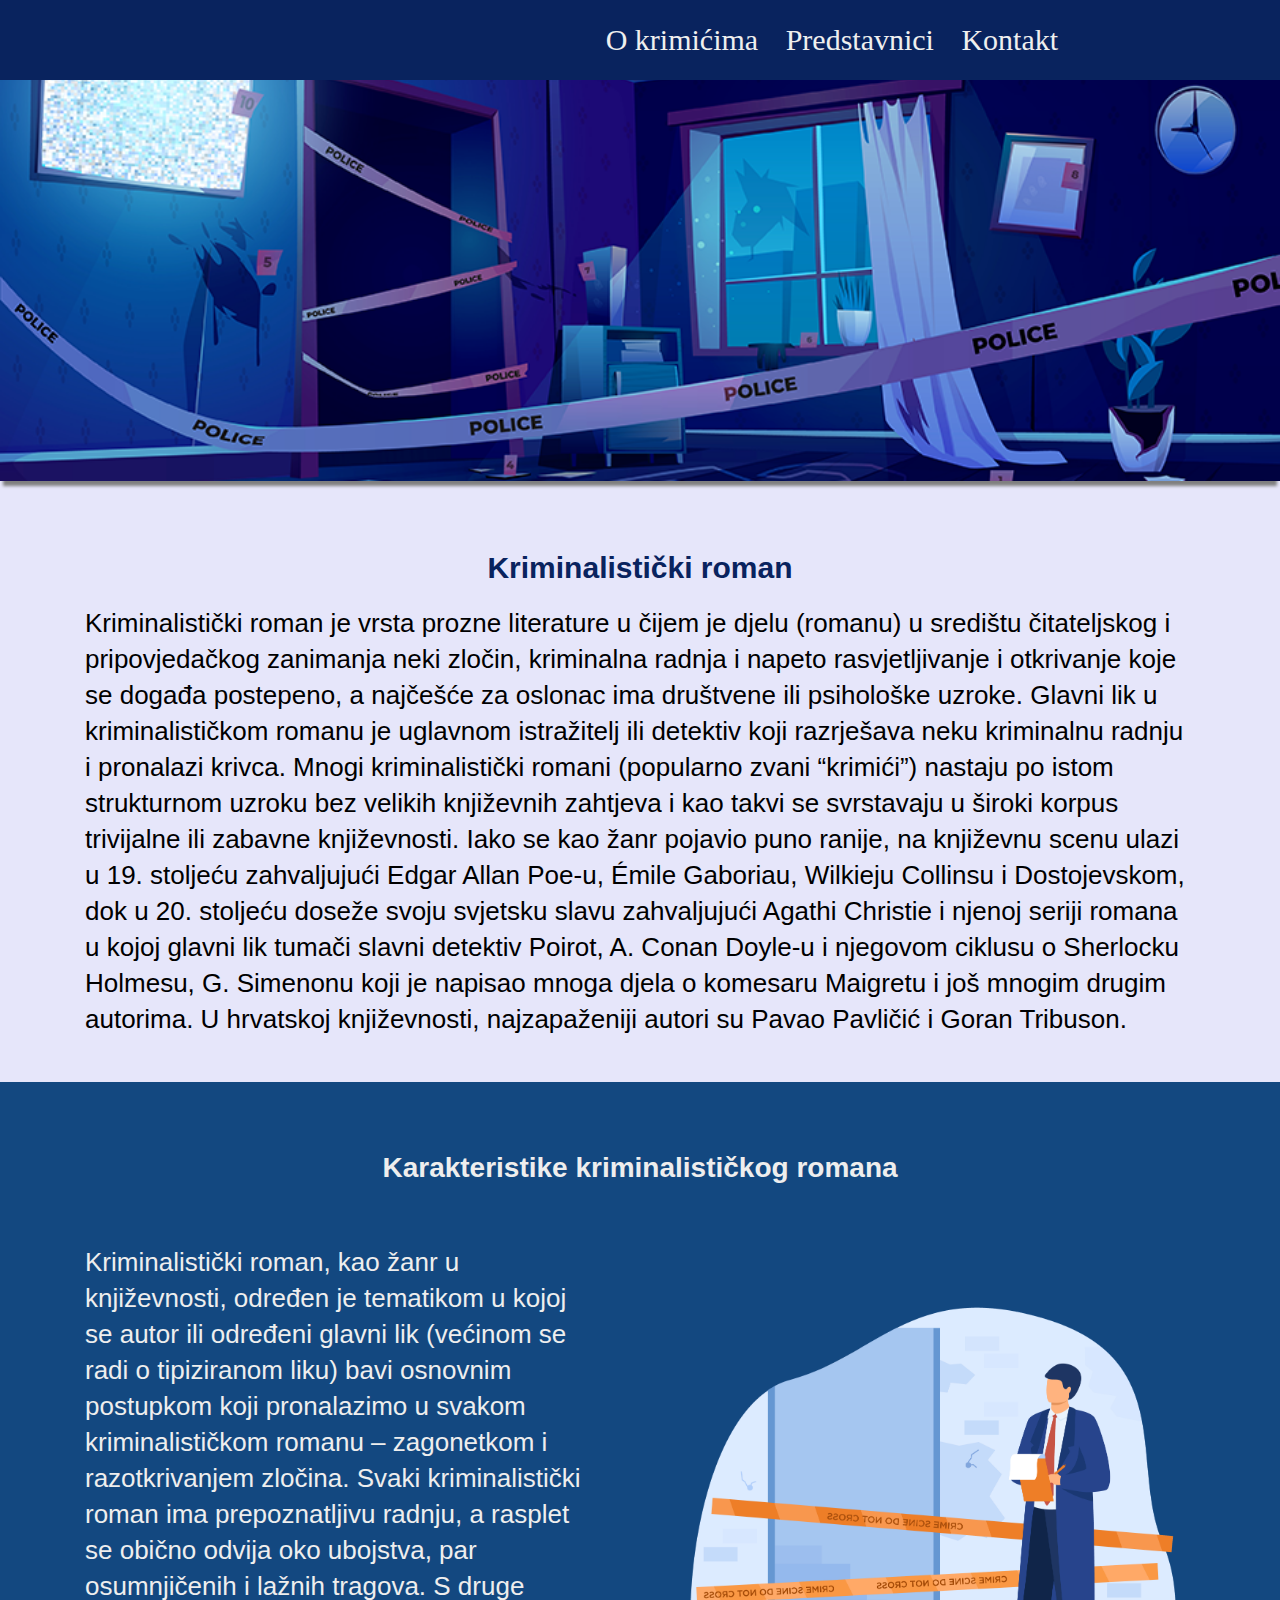
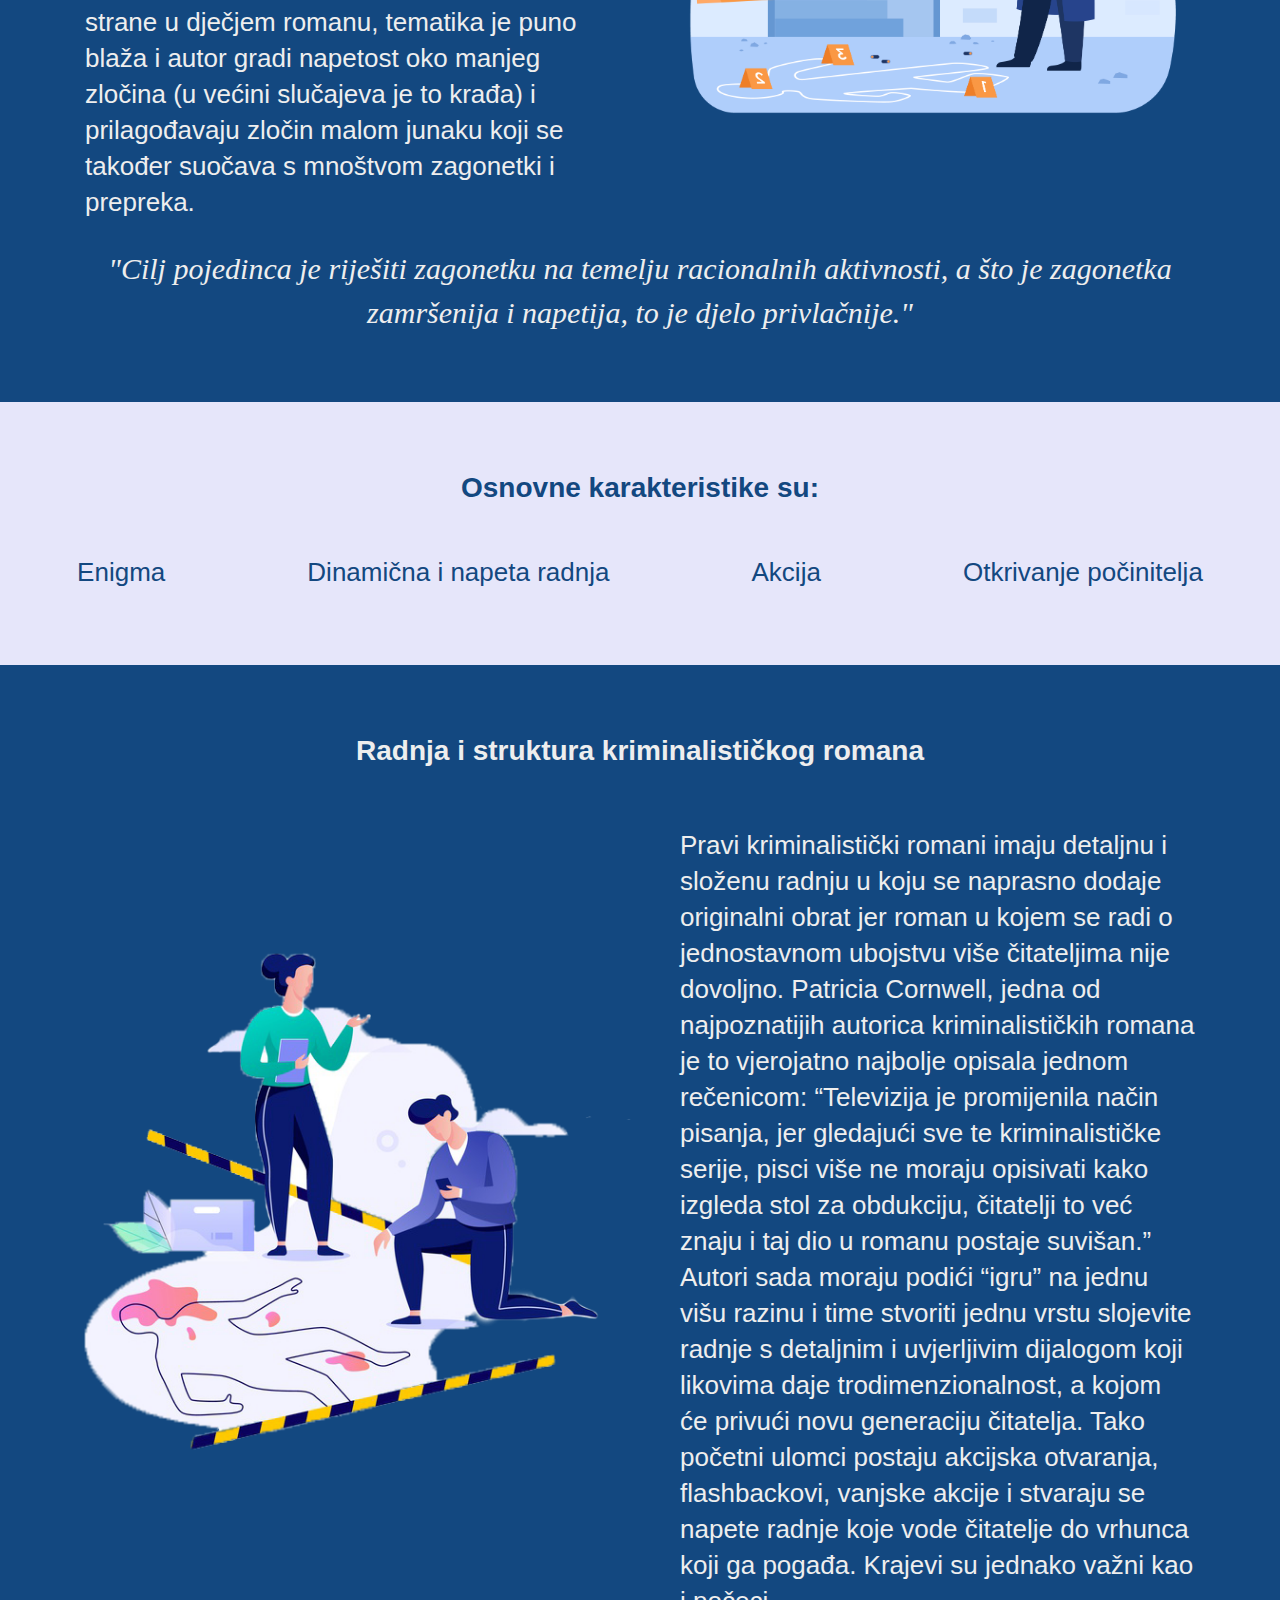
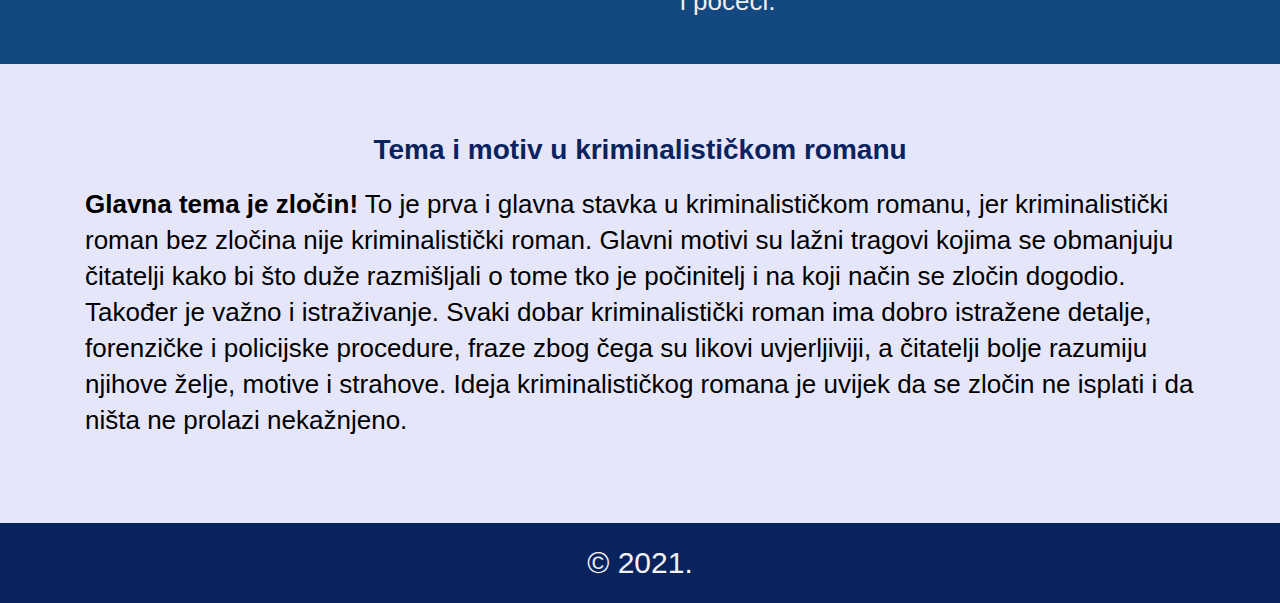
<file: index.html>
<!DOCTYPE html>
<html lang="en">
<head>
    <meta charset="UTF-8">
    <meta http-equiv="X-UA-Compatible" content="IE=edge">
    <meta name="viewport" content="width=device-width, initial-scale=1.0">
    <title>Krimi knjige</title>
    <link rel="stylesheet" href="./style.css">
    <link rel="stylesheet" href="https://use.fontawesome.com/releases/v5.15.3/css/all.css" integrity="sha384-SZXxX4whJ79/gErwcOYf+zWLeJdY/qpuqC4cAa9rOGUstPomtqpuNWT9wdPEn2fk" crossorigin="anonymous">
</head>
<body>
    <div class="container">
        <!-- container sadrži sav sadržaj web stranice -->
        <!-- navigacija -->
        <div class="nav">
            <input type="checkbox" id="nav__check">
            <a href="./index.html" class="logo"><i class="fas fa-book"></i></a>

            <div class="nav__btn">
              <label for="nav__check">
                <span></span>
                <span></span>
                <span></span>
              </label>
            </div>
            
            <div class="nav__links">
                <a href="./index.html">O krimićima</a>
                <a href="./predstavnici.html">Predstavnici</a>
                <a href="./kontakt.html">Kontakt</a>
            </div>
          </div>
        </nav>
        <!-- kraj navigacije -->

        <!-- header sadrži ilustraciju kriminalističkog mjesta -->
        <div class="header">
            <img src="./slike/header.png" class="header__img">
        </div>
        <!-- kraj headera -->

        <!-- content sadrži se sastoji od naslova i paragrafa o kriminalističkim romanima  -->
        <div class="content">
            <div class="content__firstBlock">
                <h2>Kriminalistički roman</h2>
                <div class="wrapper__firstBlock">
                    <p>Kriminalistički roman je vrsta prozne literature u čijem je djelu (romanu) u središtu čitateljskog i pripovjedačkog zanimanja neki zločin, kriminalna radnja i napeto rasvjetljivanje i otkrivanje koje se događa postepeno, a najčešće za oslonac ima društvene ili psihološke uzroke. Glavni lik u kriminalističkom romanu je uglavnom istražitelj ili detektiv koji razrješava neku kriminalnu radnju i pronalazi krivca.
                        Mnogi kriminalistički romani (popularno zvani “krimići”) nastaju po istom strukturnom uzroku bez velikih književnih zahtjeva i kao takvi se svrstavaju u široki korpus trivijalne ili zabavne književnosti. Iako se kao žanr pojavio puno ranije, na književnu scenu ulazi u 19. stoljeću zahvaljujući Edgar Allan Poe-u, Émile Gaboriau, Wilkieju Collinsu i Dostojevskom, dok u 20. stoljeću doseže svoju svjetsku slavu zahvaljujući Agathi Christie i njenoj seriji romana u kojoj glavni lik tumači slavni detektiv Poirot, A. Conan Doyle-u i njegovom ciklusu o Sherlocku Holmesu, G. Simenonu koji je napisao mnoga djela o komesaru Maigretu i još mnogim drugim autorima. U hrvatskoj književnosti, najzapaženiji autori su Pavao Pavličić i Goran Tribuson.
                    </p>
                </div>    
            </div>

            <div class="content__secondBlock">
                 <h3>Karakteristike kriminalističkog romana</h3>
                <div class="wrapper__secondBlock">
                        <p>Kriminalistički roman, kao žanr u književnosti, određen je tematikom u kojoj se autor ili određeni glavni lik (većinom se radi o tipiziranom liku) bavi osnovnim postupkom koji pronalazimo u svakom kriminalističkom romanu – zagonetkom i razotkrivanjem zločina.
                            Svaki kriminalistički roman ima prepoznatljivu radnju, a rasplet se obično odvija oko ubojstva, par osumnjičenih i lažnih tragova. S druge strane u dječjem romanu, tematika je puno blaža i autor gradi napetost oko manjeg zločina (u većini slučajeva je to krađa) i prilagođavaju zločin malom junaku koji se također suočava s mnoštvom zagonetki i prepreka.<br>
                        </p>
                        <img src="./slike/okrimicima.png" class="secondBlock__img">
                    
                </div>
                <blockquote>"Cilj pojedinca je riješiti zagonetku na temelju racionalnih aktivnosti, a što je zagonetka zamršenija i napetija, to je djelo privlačnije."</blockquote>
                  
            </div>

            <div class="content__thirdBlock">
                <h3>Osnovne karakteristike su:</h3>
                <div class="wrapper__thirdBlock">
                    <div class="thirdBlock__icon">
                        <i class="fas fa-puzzle-piece"></i>
                        <p>Enigma</p>
                    </div>
                    <div class="thirdBlock__icon">
                        <i class="fas fa-book-dead"></i>
                        <p>Dinamična i napeta radnja</p>
                    </div>
                    <div class="thirdBlock__icon">
                        <i class="fas fa-running"></i>
                        <p>Akcija</p>
                    </div>
                    <div class="thirdBlock__icon">
                        <i class="fas fa-mask"></i>
                        <p>Otkrivanje počinitelja</p>
                    </div>
                </div>
            </div>    
                
                
            
            <div class="content__fourthBlock">
                <h3>Radnja i struktura kriminalističkog romana</h3>
                <div class="wrapper__fourthBlock">
                    <img src="./slike/okrimicima_fourth.png" class="fourthBlock__img">
                    <p>Pravi kriminalistički romani imaju detaljnu i složenu radnju u koju se naprasno dodaje originalni obrat jer roman u kojem se radi o jednostavnom ubojstvu više čitateljima nije dovoljno. Patricia Cornwell, jedna od najpoznatijih autorica kriminalističkih romana je to vjerojatno najbolje opisala jednom rečenicom: “Televizija je promijenila način pisanja, jer gledajući sve te kriminalističke serije, pisci više ne moraju opisivati kako izgleda stol za obdukciju, čitatelji to već znaju i taj dio u romanu postaje suvišan.”
                        Autori sada moraju podići “igru” na jednu višu razinu i time stvoriti jednu vrstu slojevite radnje s detaljnim i uvjerljivim dijalogom koji likovima daje trodimenzionalnost, a kojom će privući novu generaciju čitatelja. Tako početni ulomci postaju akcijska otvaranja, flashbackovi, vanjske akcije i stvaraju se napete radnje koje vode čitatelje do vrhunca koji ga pogađa. Krajevi su jednako važni kao i počeci.
                    </p>
                    
                </div>
            </div>
            
            <div class="content__fifthBlock">
                <h3>Tema i motiv u kriminalističkom romanu</h3>
                <div class="wrapper__fifthBlock">
                    <p><b>Glavna tema je zločin!</b> To je prva i glavna stavka u kriminalističkom romanu, jer kriminalistički roman bez zločina nije kriminalistički roman. Glavni motivi su lažni tragovi kojima se obmanjuju čitatelji kako bi što duže razmišljali o tome tko je počinitelj i na koji način se zločin dogodio.
                        Također je važno i istraživanje. Svaki dobar kriminalistički roman ima dobro istražene detalje, forenzičke i policijske procedure, fraze zbog čega su likovi uvjerljiviji, a čitatelji bolje razumiju njihove želje, motive i strahove.
                        Ideja kriminalističkog romana je uvijek da se zločin ne isplati i da ništa ne prolazi nekažnjeno.
                    </p>
                </div>
            </div>

            
            
                
        </div>  
        <!-- kraj contenta -->

        <!-- footer -->
        <div class="footer">
            <p><span class="copyright">&copy;</span> 2021.</p>
        </div>
        <!-- kraj footera -->
    </div>
</body>
</html>
</file>
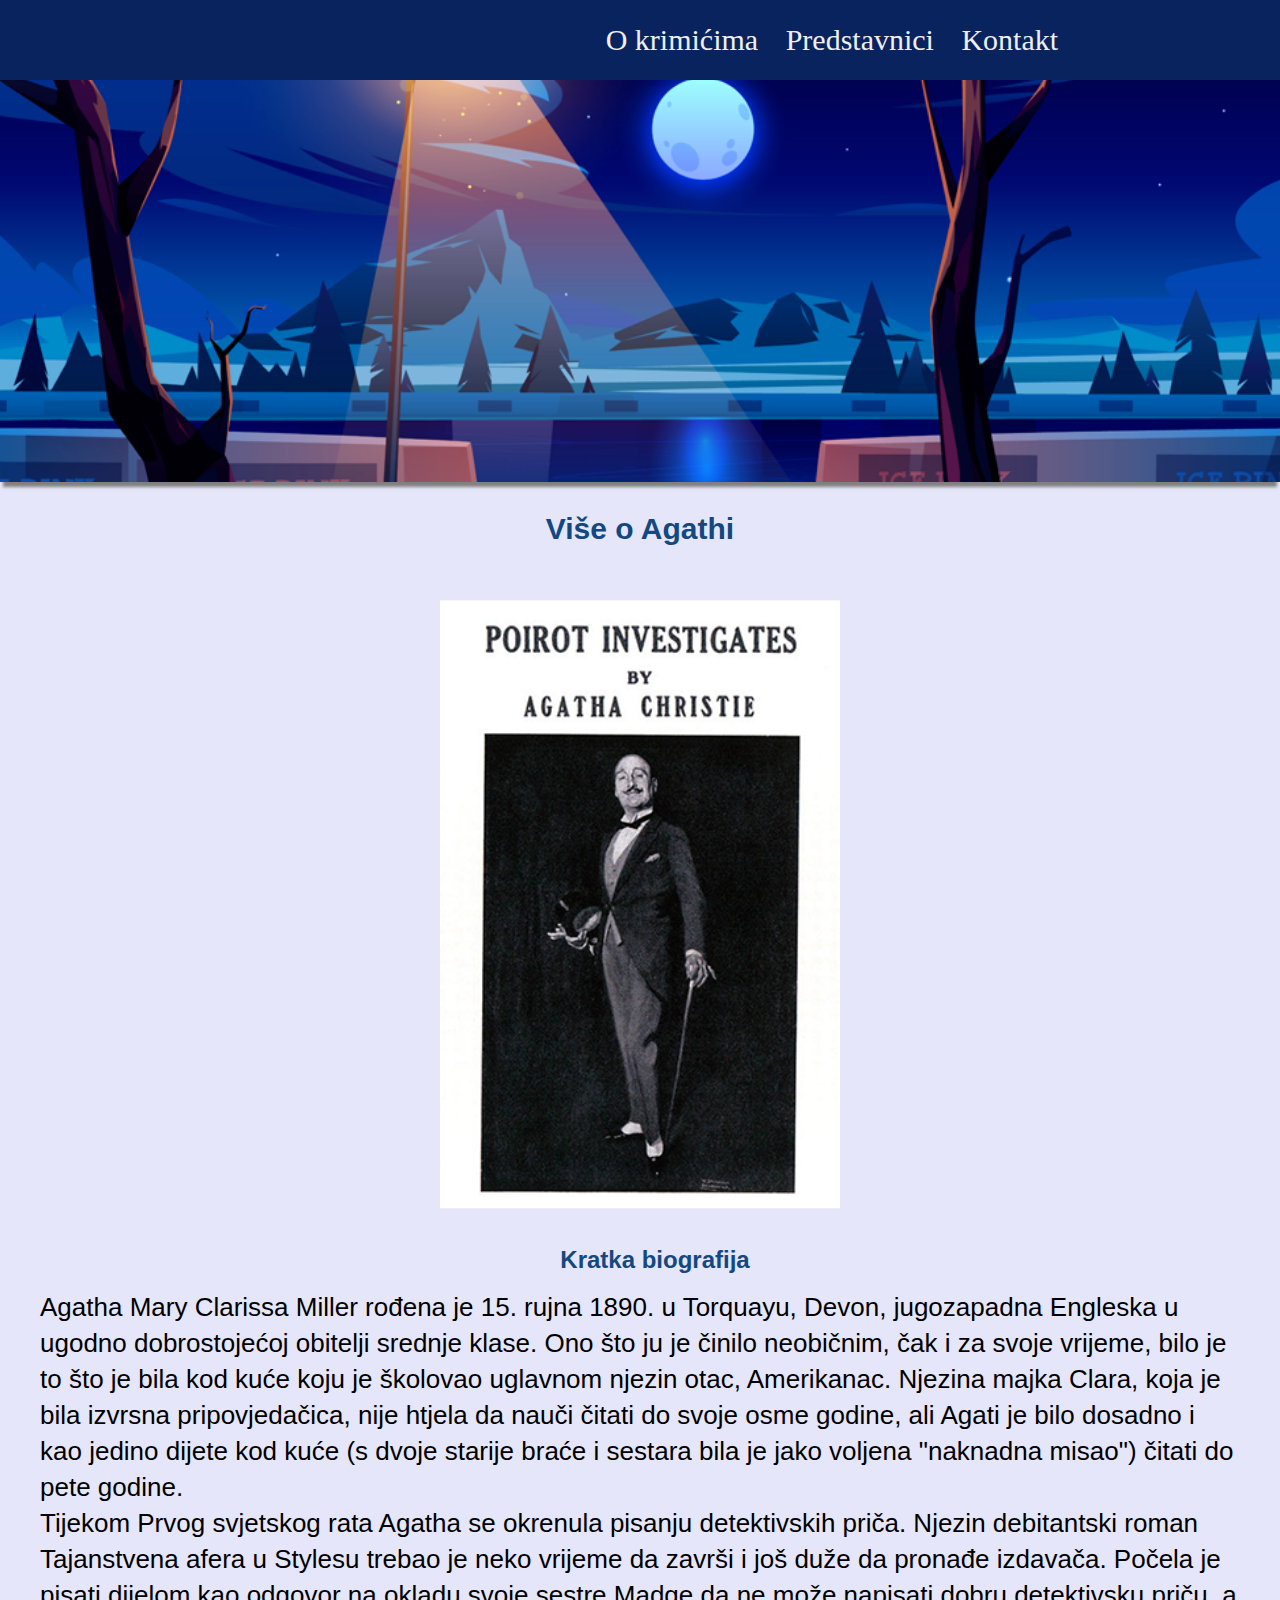
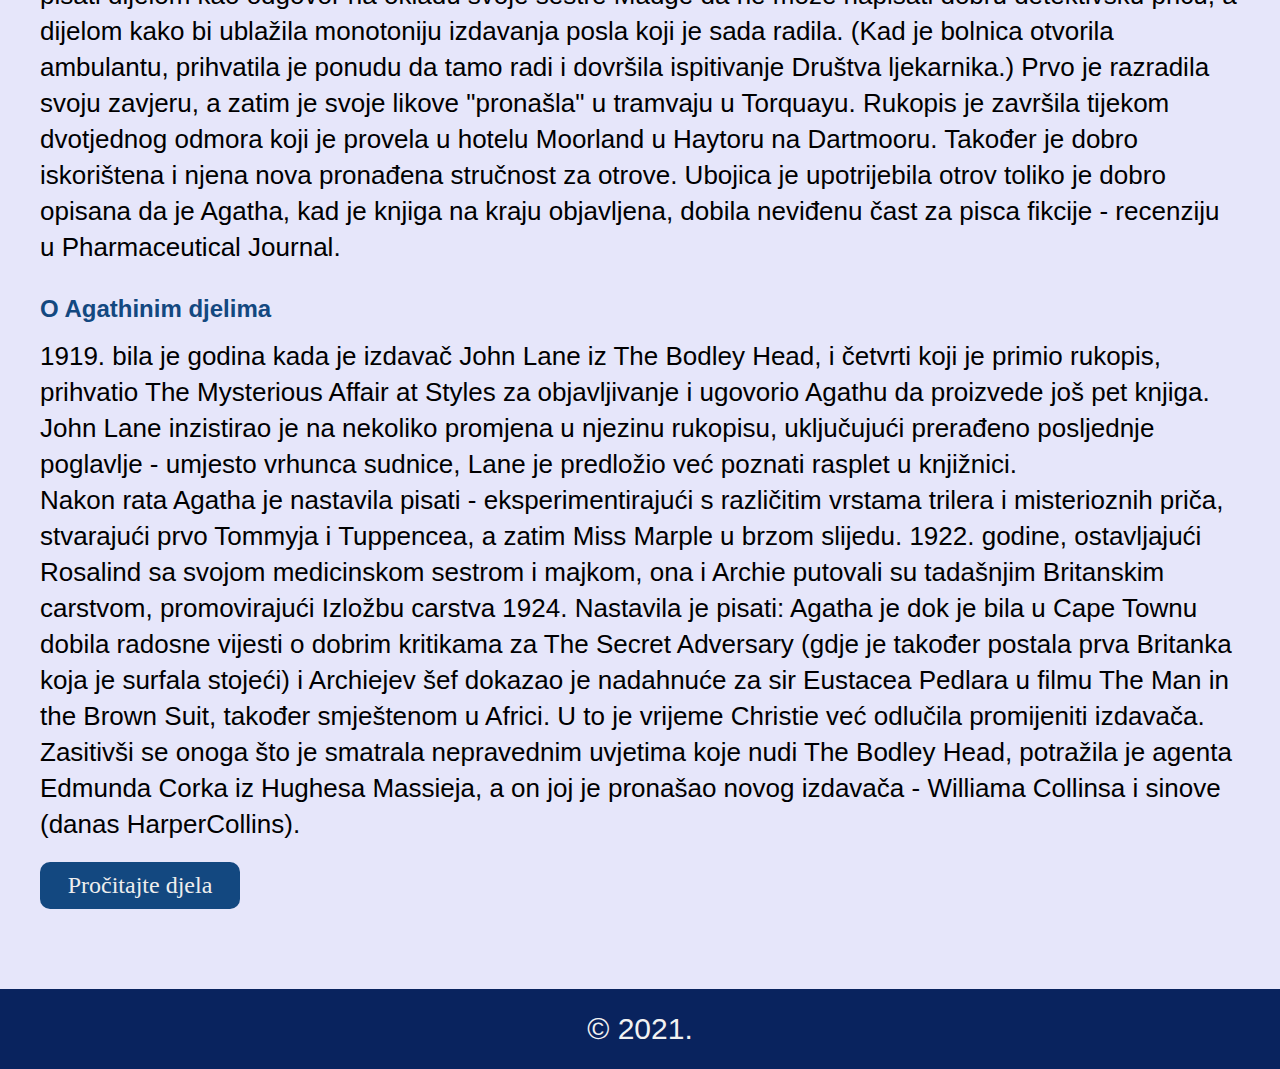
<file: agatha__more.html>
<!DOCTYPE html>
<html lang="en">
<head>
    <meta charset="UTF-8">
    <meta http-equiv="X-UA-Compatible" content="IE=edge">
    <meta name="viewport" content="width=device-width, initial-scale=1.0">
    <title>Krimi knjige</title>
    <link rel="stylesheet" href="./style.css">
    <link rel="stylesheet" href="https://use.fontawesome.com/releases/v5.15.3/css/all.css" integrity="sha384-SZXxX4whJ79/gErwcOYf+zWLeJdY/qpuqC4cAa9rOGUstPomtqpuNWT9wdPEn2fk" crossorigin="anonymous">
</head>
<body>
    <div class="container">
        <!-- container sadrži sav sadržaj web stranice -->
        <!-- navigacija -->
        <div class="nav">
            <input type="checkbox" id="nav__check">
            <a href="./index.html" class="logo"><i class="fas fa-book"></i></a>

            <div class="nav__btn">
              <label for="nav__check">
                <span></span>
                <span></span>
                <span></span>
              </label>
            </div>
            
            <div class="nav__links">
                <a href="./index.html">O krimićima</a>
                <a href="./predstavnici.html">Predstavnici</a>
                <a href="./kontakt.html">Kontakt</a>
            </div>
          </div>
        </nav>
        <!-- kraj navigacije -->

        <!-- header sadrži ilustraciju kriminalističkog mjesta -->
        <div class="header">
            <img src="./slike/header_predstavnici.png" class="header__img">
        </div>
        <!-- kraj headera -->

        <!-- content sadrži se sastoji od naslova i paragrafa o kriminalističkim romanima  -->
        <div class="content__more">
          <h2>Više o Agathi</h2>
          <section class="content__author__more">
            
            <div class="slider">
              <figure>
                <img src="./slike/agatha__more/poirot.png">
                <img src="./slike/agatha__more/TheManInTheBrownSuit.png">
                <img src="./slike/agatha__more/TheMysteriousAffairatStyles.png">
                <img src="./slike/agatha__more/TheSecretAdversary.png">
                <img src="./slike/agatha__more/poirot.png">
              </figure>
            </div>

            <div class="author__more__text2">
              <h2 class="title__bio">Kratka biografija</h2>
              <p>
                Agatha Mary Clarissa Miller rođena je 15. rujna 1890. u Torquayu, Devon, jugozapadna Engleska u ugodno dobrostojećoj obitelji srednje klase. Ono što ju je činilo neobičnim, čak i za svoje vrijeme, bilo je to što je bila kod kuće koju je školovao uglavnom njezin otac, Amerikanac. Njezina majka Clara, koja je bila izvrsna pripovjedačica, nije htjela da nauči čitati do svoje osme godine, ali Agati je bilo dosadno i kao jedino dijete kod kuće (s dvoje starije braće i sestara bila je jako voljena "naknadna misao") čitati do pete godine.
              </p>
              <p>
                Tijekom Prvog svjetskog rata Agatha se okrenula pisanju detektivskih priča. Njezin debitantski roman Tajanstvena afera u Stylesu trebao je neko vrijeme da završi i još duže da pronađe izdavača. Počela je pisati dijelom kao odgovor na okladu svoje sestre Madge da ne može napisati dobru detektivsku priču, a dijelom kako bi ublažila monotoniju izdavanja posla koji je sada radila. (Kad je bolnica otvorila ambulantu, prihvatila je ponudu da tamo radi i dovršila ispitivanje Društva ljekarnika.) Prvo je razradila svoju zavjeru, a zatim je svoje likove "pronašla" u tramvaju u Torquayu. Rukopis je završila tijekom dvotjednog odmora koji je provela u hotelu Moorland u Haytoru na Dartmooru. Također je dobro iskorištena i njena nova pronađena stručnost za otrove. Ubojica je upotrijebila otrov toliko je dobro opisana da je Agatha, kad je knjiga na kraju objavljena, dobila neviđenu čast za pisca fikcije - recenziju u Pharmaceutical Journal.
              </p>
            </div>
          </section>
          
          <section class="author__more__text">
            <h2>O Agathinim djelima</h2>
            <p>
              1919. bila je godina kada je izdavač John Lane iz The Bodley Head, i četvrti koji je primio rukopis, prihvatio The Mysterious Affair at Styles za objavljivanje i ugovorio Agathu da proizvede još pet knjiga. John Lane inzistirao je na nekoliko promjena u njezinu rukopisu, uključujući prerađeno posljednje poglavlje - umjesto vrhunca sudnice, Lane je predložio već poznati rasplet u knjižnici.
            </p>
            <p>
              Nakon rata Agatha je nastavila pisati - eksperimentirajući s različitim vrstama trilera i misterioznih priča, stvarajući prvo Tommyja i Tuppencea, a zatim Miss Marple u brzom slijedu. 1922. godine, ostavljajući Rosalind sa svojom medicinskom sestrom i majkom, ona i Archie putovali su tadašnjim Britanskim carstvom, promovirajući Izložbu carstva 1924. Nastavila je pisati: Agatha je dok je bila u Cape Townu dobila radosne vijesti o dobrim kritikama za The Secret Adversary (gdje je također postala prva Britanka koja je surfala stojeći) i Archiejev šef dokazao je nadahnuće za sir Eustacea Pedlara u filmu The Man in the Brown Suit, također smještenom u Africi. U to je vrijeme Christie već odlučila promijeniti izdavača. Zasitivši se onoga što je smatrala nepravednim uvjetima koje nudi The Bodley Head, potražila je agenta Edmunda Corka iz Hughesa Massieja, a on joj je pronašao novog izdavača - Williama Collinsa i sinove (danas HarperCollins).
            </p>
            <a href="https://www.agathachristie.com/stories" target="_blank" class="btn__read">Pročitajte djela</a>
          </section>
                
        </div>  
        <!-- kraj contenta -->

        <!-- footer -->
        <div class="footer">
            <p><span class="copyright">&copy;</span> 2021.</p>
        </div>
        <!-- kraj footera -->
    </div>
</body>
</html>
</file>
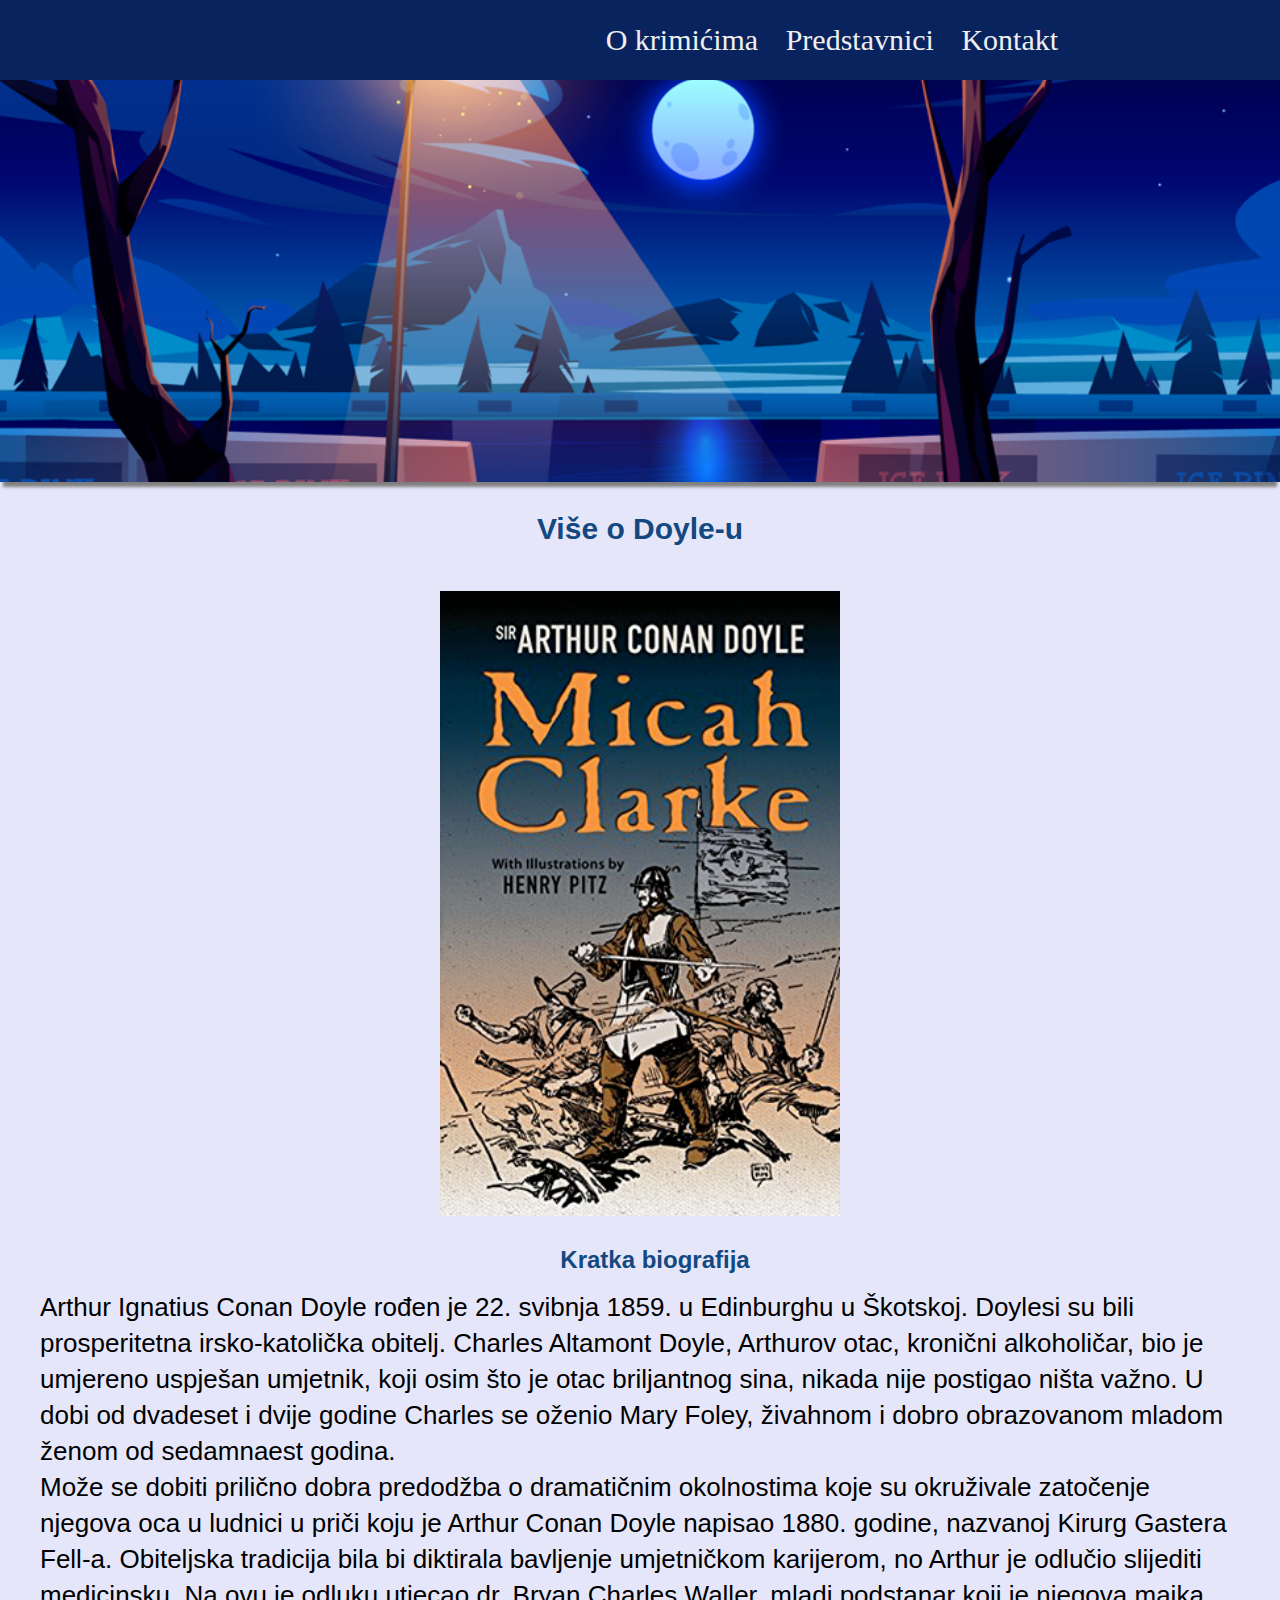
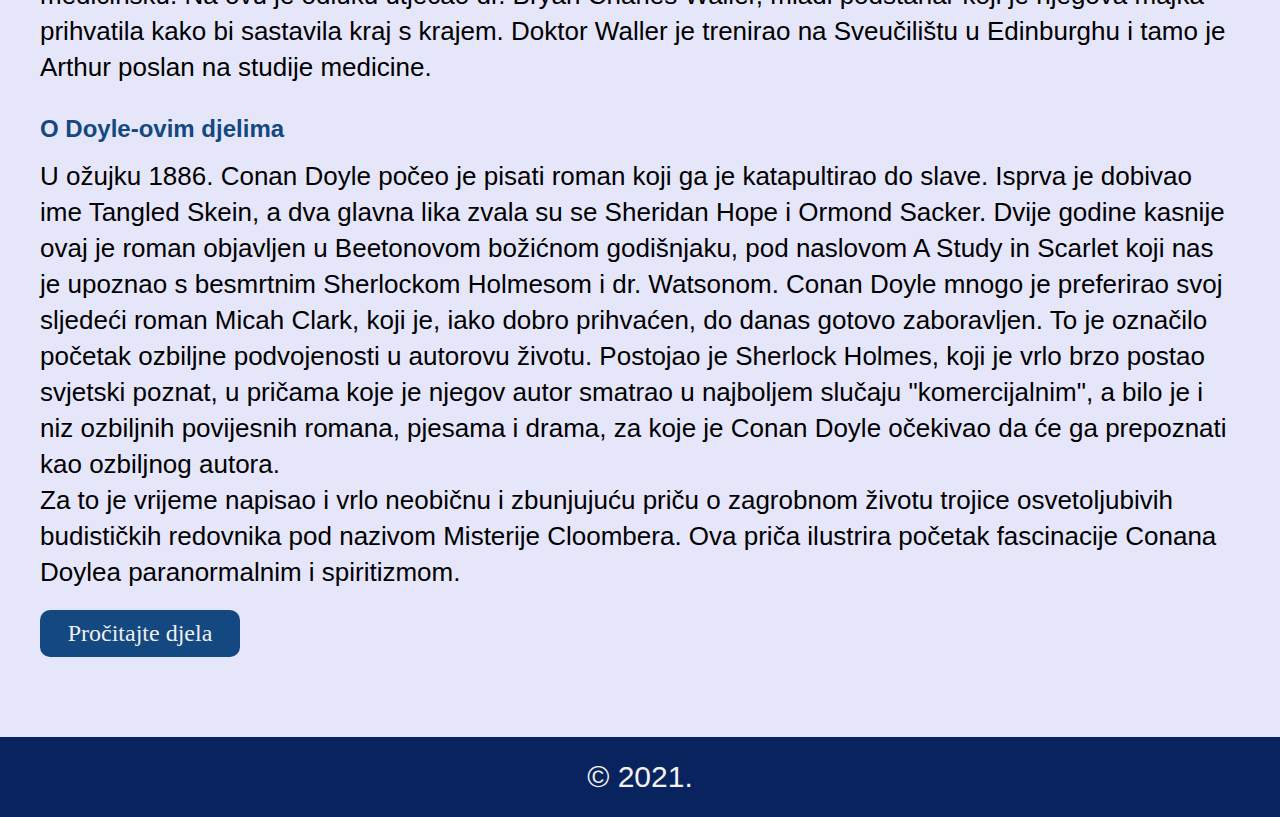
<file: doyle__more.html>
<!DOCTYPE html>
<html lang="en">
<head>
    <meta charset="UTF-8">
    <meta http-equiv="X-UA-Compatible" content="IE=edge">
    <meta name="viewport" content="width=device-width, initial-scale=1.0">
    <title>Krimi knjige</title>
    <link rel="stylesheet" href="./style.css">
    <link rel="stylesheet" href="https://use.fontawesome.com/releases/v5.15.3/css/all.css" integrity="sha384-SZXxX4whJ79/gErwcOYf+zWLeJdY/qpuqC4cAa9rOGUstPomtqpuNWT9wdPEn2fk" crossorigin="anonymous">
</head>
<body>
    <div class="container">
        <!-- container sadrži sav sadržaj web stranice -->
        <!-- navigacija -->
        <div class="nav">
            <input type="checkbox" id="nav__check">
            <a href="./index.html" class="logo"><i class="fas fa-book"></i></a>

            <div class="nav__btn">
              <label for="nav__check">
                <span></span>
                <span></span>
                <span></span>
              </label>
            </div>
            
            <div class="nav__links">
                <a href="./index.html">O krimićima</a>
                <a href="./predstavnici.html">Predstavnici</a>
                <a href="./kontakt.html">Kontakt</a>
            </div>
          </div>
        </nav>
        <!-- kraj navigacije -->

        <!-- header sadrži ilustraciju kriminalističkog mjesta -->
        <div class="header">
            <img src="./slike/header_predstavnici.png" class="header__img">
        </div>
        <!-- kraj headera -->

        <!-- content sadrži se sastoji od naslova i paragrafa o kriminalističkim romanima  -->
        <div class="content__more">
          <h2>Više o Doyle-u</h2>
          <section class="content__author__more">
            
            <div class="slider">
              <figure>
                <img src="./slike/doyle__more/micah-clarke.png">
                <img src="./slike/doyle__more/sherlock-holmes.png">
                <img src="./slike/doyle__more/study-in-scarlet.png">
                <img src="./slike/doyle__more/the-surgeon-of-gaster-fell.png">
                <img src="./slike/doyle__more/micah-clarke.png">
              </figure>
            </div>

            <div class="author__more__text2">
              <h2 class="title__bio">Kratka biografija</h2>
              <p>
                Arthur Ignatius Conan Doyle rođen je 22. svibnja 1859. u Edinburghu u Škotskoj. Doylesi su bili prosperitetna irsko-katolička obitelj. Charles Altamont Doyle, Arthurov otac, kronični alkoholičar, bio je umjereno uspješan umjetnik, koji osim što je otac briljantnog sina, nikada nije postigao ništa važno. U dobi od dvadeset i dvije godine Charles se oženio Mary Foley, živahnom i dobro obrazovanom mladom ženom od sedamnaest godina.
              </p>
              <p>
                Može se dobiti prilično dobra predodžba o dramatičnim okolnostima koje su okruživale zatočenje njegova oca u ludnici u priči koju je Arthur Conan Doyle napisao 1880. godine, nazvanoj Kirurg Gastera Fell-a.

                Obiteljska tradicija bila bi diktirala bavljenje umjetničkom karijerom, no Arthur je odlučio slijediti medicinsku. Na ovu je odluku utjecao dr. Bryan Charles Waller, mladi podstanar koji je njegova majka prihvatila kako bi sastavila kraj s krajem. Doktor Waller je trenirao na Sveučilištu u Edinburghu i tamo je Arthur poslan na studije medicine.
              </p>
            </div>
          </section>
          
          <section class="author__more__text">
            <h2>O Doyle-ovim djelima</h2>
            <p>
              U ožujku 1886. Conan Doyle počeo je pisati roman koji ga je katapultirao do slave. Isprva je dobivao ime Tangled Skein, a dva glavna lika zvala su se Sheridan Hope i Ormond Sacker. Dvije godine kasnije ovaj je roman objavljen u Beetonovom božićnom godišnjaku, pod naslovom A Study in Scarlet koji nas je upoznao s besmrtnim Sherlockom Holmesom i dr. Watsonom. Conan Doyle mnogo je preferirao svoj sljedeći roman Micah Clark, koji je, iako dobro prihvaćen, do danas gotovo zaboravljen. To je označilo početak ozbiljne podvojenosti u autorovu životu. Postojao je Sherlock Holmes, koji je vrlo brzo postao svjetski poznat, u pričama koje je njegov autor smatrao u najboljem slučaju "komercijalnim", a bilo je i niz ozbiljnih povijesnih romana, pjesama i drama, za koje je Conan Doyle očekivao da će ga prepoznati kao ozbiljnog autora.
            </p>
            <p>
              Za to je vrijeme napisao i vrlo neobičnu i zbunjujuću priču o zagrobnom životu trojice osvetoljubivih budističkih redovnika pod nazivom Misterije Cloombera. Ova priča ilustrira početak fascinacije Conana Doylea paranormalnim i spiritizmom.
            </p>
            <a href="http://www.literaturepage.com/authors/Sir-Arthur-Conan-Doyle.html" target="_blank" class="btn__read">Pročitajte djela</a>
          </section>
                
        </div>  
           
        <!-- kraj contenta -->

        <!-- footer -->
        <div class="footer">
            <p><span class="copyright">&copy;</span> 2021.</p>
        </div>
        <!-- kraj footera -->
  </div>
</body>
</html>
</file>
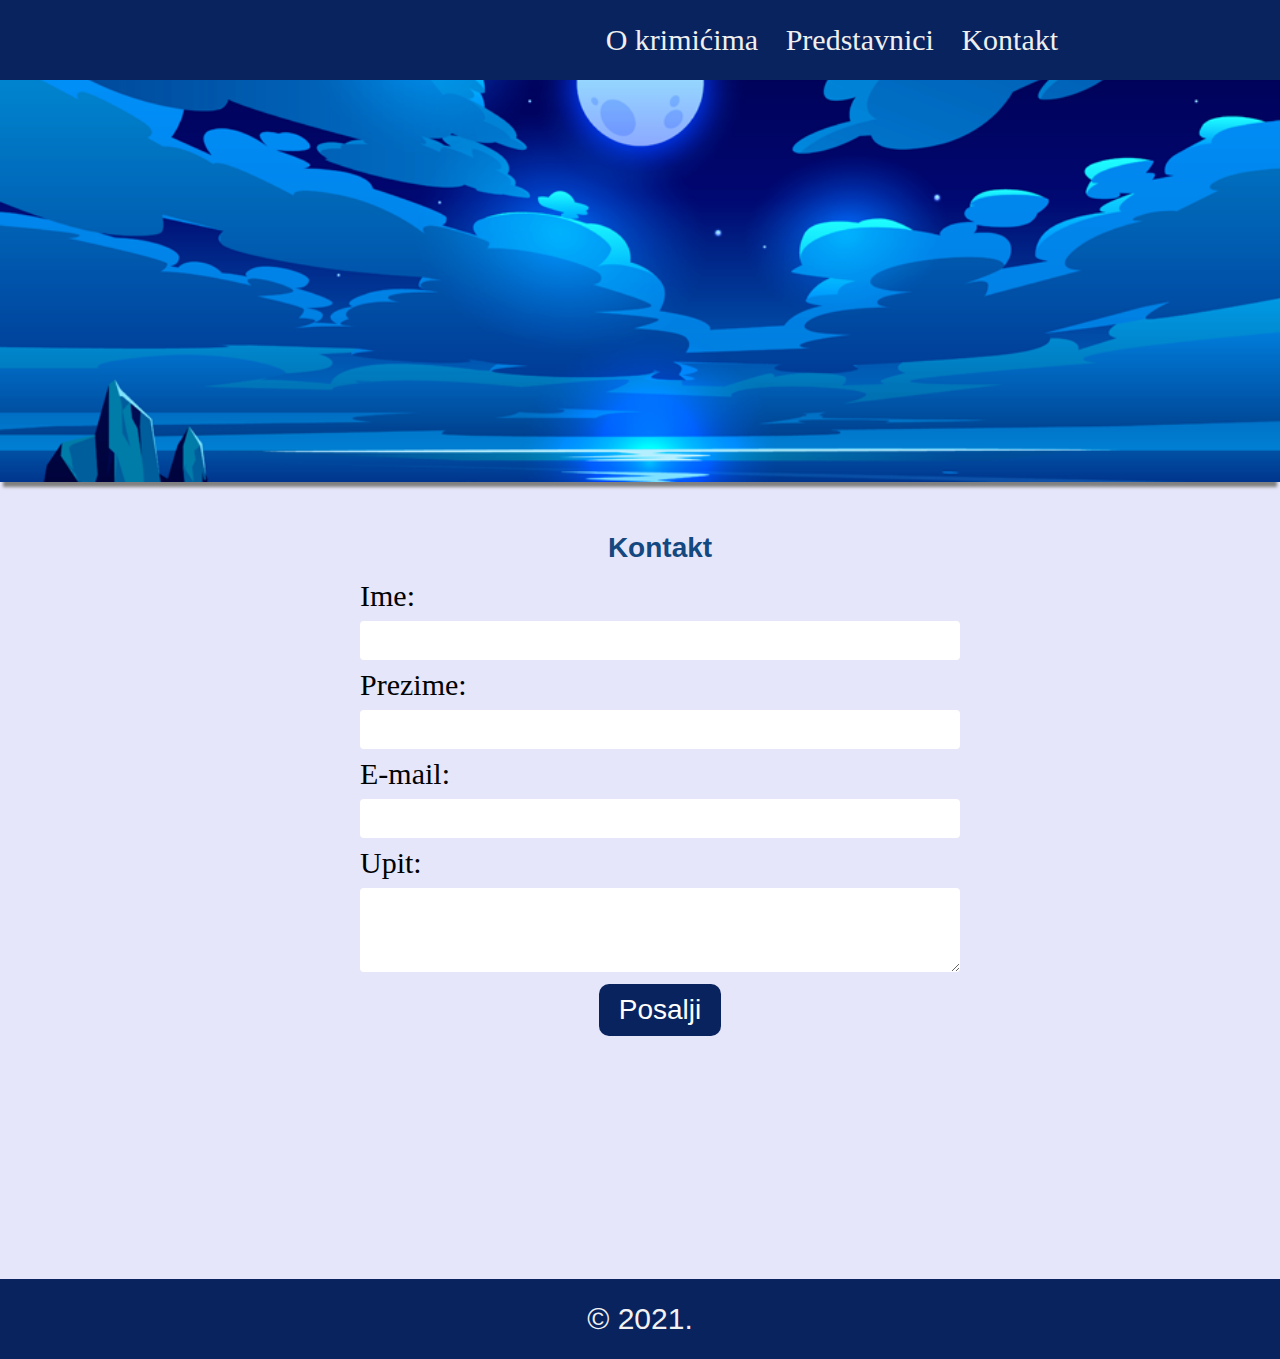
<file: kontakt.html>
<!DOCTYPE html>
<html lang="en">
<head>
    <meta charset="UTF-8">
    <meta http-equiv="X-UA-Compatible" content="IE=edge">
    <meta name="viewport" content="width=device-width, initial-scale=1.0">
    <title>Krimi knjige</title>
    <link rel="stylesheet" href="./style.css">
    <link rel="stylesheet" href="https://use.fontawesome.com/releases/v5.15.3/css/all.css" integrity="sha384-SZXxX4whJ79/gErwcOYf+zWLeJdY/qpuqC4cAa9rOGUstPomtqpuNWT9wdPEn2fk" crossorigin="anonymous">
</head>
<body>
    <div class="container">
        <!-- container sadrži sav sadržaj web stranice -->
        <!-- navigacija -->
        <div class="nav">
            <input type="checkbox" id="nav__check">
            <a href="./index.html" class="logo"><i class="fas fa-book"></i></a>

            <div class="nav__btn">
              <label for="nav__check">
                <span></span>
                <span></span>
                <span></span>
              </label>
            </div>
            
            <div class="nav__links">
                <a href="./index.html">O krimićima</a>
                <a href="./predstavnici.html">Predstavnici</a>
                <a href="./kontakt.html">Kontakt</a>
            </div>
          </div>
        </nav>
        <!-- kraj navigacije -->

        <!-- header sadrži ilustraciju kriminalističkog mjesta -->
        <div class="header">
            <img src="./slike/header_kontakt.png" class="header__img">
        </div>
        <!-- kraj headera -->

       
        <div class="content__contact">
            <h3>Kontakt</h3> 
            <!-- kontakt forma-->
            <div class="form__wrapper">
                <form>
                    <label for="ime">Ime:</label><br>
                    <input type="text" id="ime" name="ime"><br>
                    <label for="prezime">Prezime:</label><br>
                    <input type="text" id="prezime" name="prezime"><br>
                    <label for="email">E-mail:</label><br>
                    <input type="email" id="email" name="email"><br>
                    <label for="polje">Upit:</label><br>
                    <textarea id="polje" name="polje" rows="4" cols="50">
                        
                    </textarea><br>
                    
                    <input type="submit" value="Posalji">
                </form>
            </div>    
            <!-- kraj kontakt forme -->
            
        </div>
        <div class="footer">
            <p><span class="copyright">&copy;</span> 2021.</p>
        </div>
    </div>
</body>
</html>
</file>
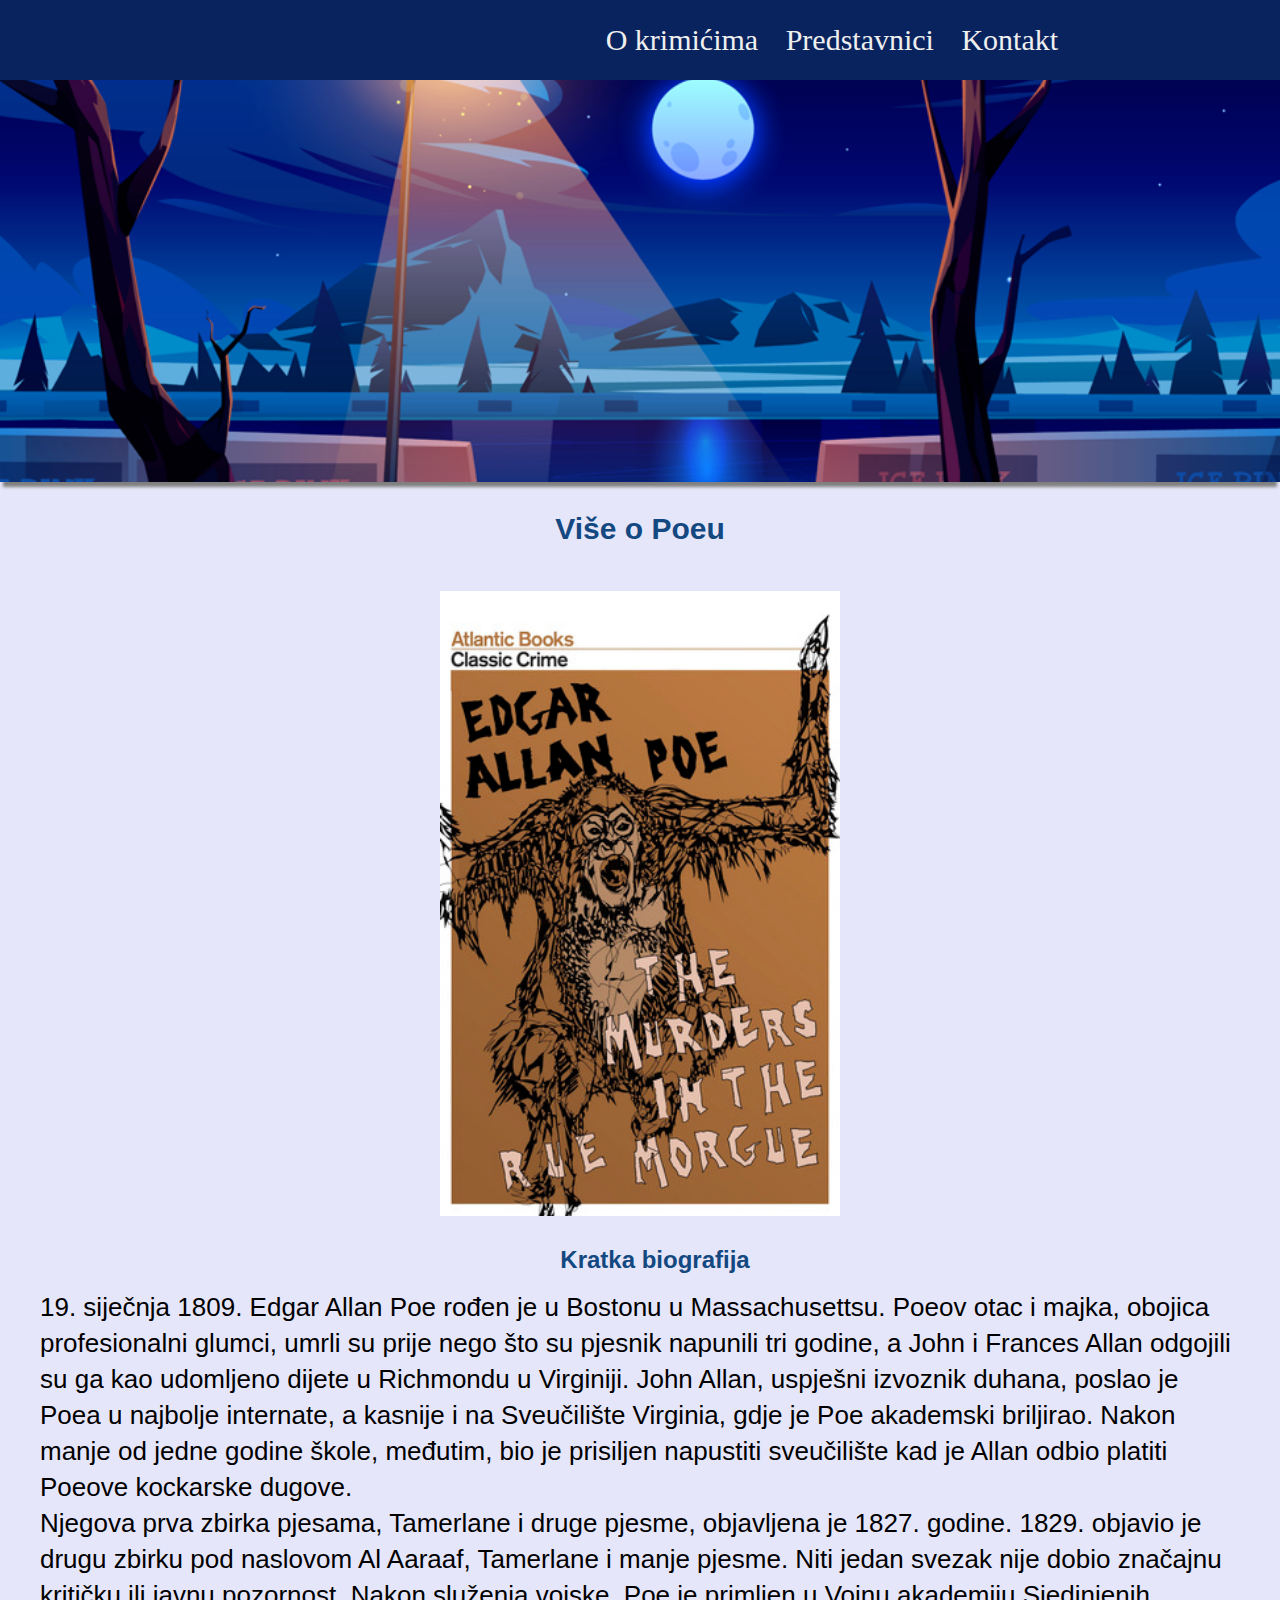
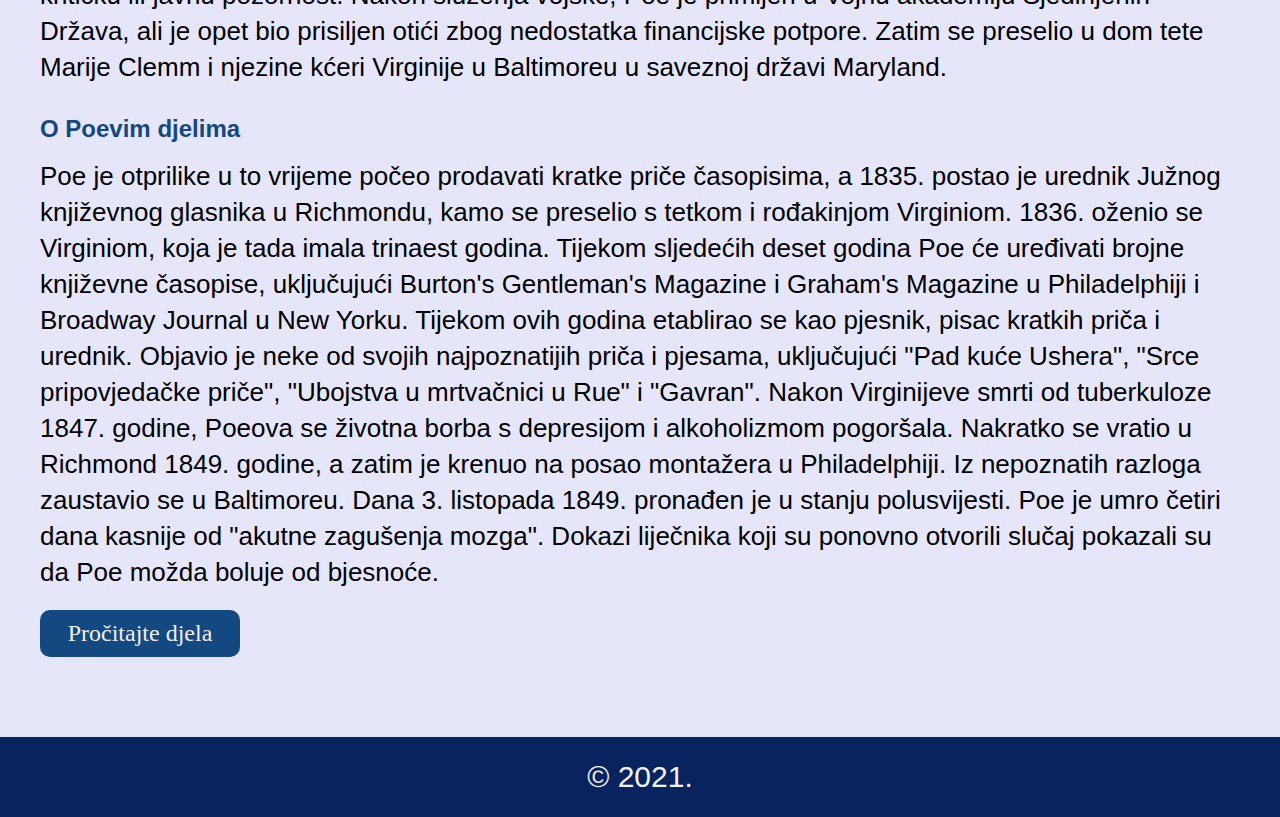
<file: poe__more.html>
<!DOCTYPE html>
<html lang="en">
<head>
    <meta charset="UTF-8">
    <meta http-equiv="X-UA-Compatible" content="IE=edge">
    <meta name="viewport" content="width=device-width, initial-scale=1.0">
    <title>Krimi knjige</title>
    <link rel="stylesheet" href="./style.css">
    <link rel="stylesheet" href="https://use.fontawesome.com/releases/v5.15.3/css/all.css" integrity="sha384-SZXxX4whJ79/gErwcOYf+zWLeJdY/qpuqC4cAa9rOGUstPomtqpuNWT9wdPEn2fk" crossorigin="anonymous">
</head>
<body>
    <div class="container">
        <!-- container sadrži sav sadržaj web stranice -->
        <!-- navigacija -->
        <div class="nav">
            <input type="checkbox" id="nav__check">
            <a href="./index.html" class="logo"><i class="fas fa-book"></i></a>

            <div class="nav__btn">
              <label for="nav__check">
                <span></span>
                <span></span>
                <span></span>
              </label>
            </div>
            
            <div class="nav__links">
                <a href="./index.html">O krimićima</a>
                <a href="./predstavnici.html">Predstavnici</a>
                <a href="./kontakt.html">Kontakt</a>
            </div>
          </div>
        </nav>
        <!-- kraj navigacije -->

        <!-- header sadrži ilustraciju kriminalističkog mjesta -->
        <div class="header">
            <img src="./slike/header_predstavnici.png" class="header__img">
        </div>
        <!-- kraj headera -->

        <!-- content sadrži se sastoji od naslova i paragrafa o kriminalističkim romanima  -->
        <div class="content__more">
          <h2>Više o Poeu</h2>
          <section class="content__author__more">
            
            <div class="slider">
              <figure>
                <img src="./slike/poe__more/murders-in-the-rue-morgue.png">
                <img src="./slike/poe__more/raven.png">
                <img src="./slike/poe__more/the-tell-tale-heart.png">
                <img src="./slike/poe__more/The_Fall_of_the_House_of_Usher.png">
                <img src="./slike/poe__more/murders-in-the-rue-morgue.png">
              </figure>
            </div>

            <div class="author__more__text2">
              <h2 class="title__bio">Kratka biografija</h2>
              <p>
                19. siječnja 1809. Edgar Allan Poe rođen je u Bostonu u Massachusettsu. Poeov otac i majka, obojica profesionalni glumci, umrli su prije nego što su pjesnik napunili tri godine, a John i Frances Allan odgojili su ga kao udomljeno dijete u Richmondu u Virginiji. John Allan, uspješni izvoznik duhana, poslao je Poea u najbolje internate, a kasnije i na Sveučilište Virginia, gdje je Poe akademski briljirao. Nakon manje od jedne godine škole, međutim, bio je prisiljen napustiti sveučilište kad je Allan odbio platiti Poeove kockarske dugove.
              </p>
              <p>
                Njegova prva zbirka pjesama, Tamerlane i druge pjesme, objavljena je 1827. godine. 1829. objavio je drugu zbirku pod naslovom Al Aaraaf, Tamerlane i manje pjesme. Niti jedan svezak nije dobio značajnu kritičku ili javnu pozornost. Nakon služenja vojske, Poe je primljen u Vojnu akademiju Sjedinjenih Država, ali je opet bio prisiljen otići zbog nedostatka financijske potpore. Zatim se preselio u dom tete Marije Clemm i njezine kćeri Virginije u Baltimoreu u saveznoj državi Maryland.
              </p>
            </div>
          </section>
          
          <section class="author__more__text">
            <h2>O Poevim djelima</h2>
            <p>
              Poe je otprilike u to vrijeme počeo prodavati kratke priče časopisima, a 1835. postao je urednik Južnog književnog glasnika u Richmondu, kamo se preselio s tetkom i rođakinjom Virginiom. 1836. oženio se Virginiom, koja je tada imala trinaest godina. Tijekom sljedećih deset godina Poe će uređivati ​​brojne književne časopise, uključujući Burton's Gentleman's Magazine i Graham's Magazine u Philadelphiji i Broadway Journal u New Yorku. Tijekom ovih godina etablirao se kao pjesnik, pisac kratkih priča i urednik. Objavio je neke od svojih najpoznatijih priča i pjesama, uključujući "Pad kuće Ushera", "Srce pripovjedačke priče", "Ubojstva u mrtvačnici u Rue" i "Gavran". Nakon Virginijeve smrti od tuberkuloze 1847. godine, Poeova se životna borba s depresijom i alkoholizmom pogoršala. Nakratko se vratio u Richmond 1849. godine, a zatim je krenuo na posao montažera u Philadelphiji. Iz nepoznatih razloga zaustavio se u Baltimoreu. Dana 3. listopada 1849. pronađen je u stanju polusvijesti. Poe je umro četiri dana kasnije od "akutne zagušenja mozga". Dokazi liječnika koji su ponovno otvorili slučaj pokazali su da Poe možda boluje od bjesnoće.
            </p>
            <a href="https://poets.org/poet/edgar-allan-poe#poet__works" target="_blank" class="btn__read">Pročitajte djela</a>
          </section>
                
        </div>  
        <!-- kraj contenta -->

        <!-- footer -->
        <div class="footer">
            <p><span class="copyright">&copy;</span> 2021.</p>
        </div>
        <!-- kraj footera -->
    </div>
</body>
</html>
</file>
<file: style.css>
*{
    margin: 0 auto;
    padding: 0;
}
body{
    background-color: lightgray;
}
  
.container {
    position: relative;
    overflow: hidden;
    width: 100%;
    height: auto;
}

/*navigacija*/
.logo{
    color: #eee;
    padding: 20px;
    padding-left: 30px;
    display: block;
    font-size: 30px;
}
  
  .nav {
    display: flex;
    flex-direction: row;
    justify-content: space-between;
    align-items: center;
    height: 80px;
    width: 100%;
    background-color: #09235e;
    position: fixed;
    z-index: 1;
  }
  
  .nav .nav__btn {
    display: none;
  }
  
  .nav .nav__links {
      padding-right: 30px;
    font-size: 30px;
  }
  
  .nav .nav__links a {
    display: inline-block;
    padding: 13px 10px 13px 10px;
    text-decoration: none;
    color: #efefef;
  }
  
  .nav .nav__links a:hover {
    background-color: rgba(0, 0, 0, 0.3);
  }
  
  .nav > #nav__check {
    display: none;
  }
  @media (min-width: 768px) and (max-width: 991.98px){
    .nav{
        justify-content:center;
    }
    .logo{
        padding-left: 5px;
    }
    .nav .nav__btn{
        padding-right: 5px;
    }
  }

  @media only screen and (max-width:767.98px) {
    .logo{
        padding: 10px;
        padding-left:0px;
    }
    .nav{
        position: relative;
    }
    .nav .nav__btn {
      display: inline-block;
      position: absolute;
      padding-right: 0;
      right: 0px;
      top: 0px;
    }
    .nav .nav__btn label {
      display: inline-block;
      width: 50px;
      height: 50px;
      padding: 13px;
    }
    .nav .nav__btn label:hover,.nav  #nav__check:checked ~ .nav__btn > label {
      background-color: rgba(0, 0, 0, 0.3);
    }
    .nav .nav__btn label span {
      display: block;
      width: 25px;
      height: 10px;
      border-top: 2px solid #eee;
    }
    .nav .nav__links {
      position: absolute;
      display: block;
      width: 100%;
      background-color: #134880;
      height: 0px;
      transition: all 0.3s ease-in;
      overflow-x: hidden;
      top: 50px;
      left: 0px;
    }
    .nav .nav__links > a {
      display: block;
      width: 100%;
    }
    .nav #nav__check:not(:checked) ~ .nav__links {
      height: 0px;
    }
    .nav #nav__check:checked ~ .nav__links {
      height: calc(100vh - 50px);
      overflow-y: auto;
    }
  }



/*kraj navigacije*/

/*header slika*/
.header {
    display: flex;
    margin: 0 auto;
    width: 100%;
}

.header__img{
    justify-content: center;
    align-items: center;
    width: 100%;
    height: auto;
    box-shadow: 0px 8px 3px -3px grey;
}


@media (min-width: 768px) and (max-width: 991.98px){
    .header {
        display: flex;
        margin: 0 auto;
    }
    
    img{
        justify-content: center;
        align-items: center;
        width: 100%;
        height: auto;
    }
}


/*kraj headera*/

.content {
    display:block;
    overflow: hidden;
    padding-bottom: 40px;
    max-width: 100%;
    height: auto;
    background-color: lavender;
}

.content h3 {
    font-family:'Helvetica';
    font-style: normal;
    font-weight: bold;
    display: block;
    margin: auto;
    font-size: 28px;
    color: #134880;
    padding: 30px 10px 15px 10px;
}

.content h2 {
    font-family:'Helvetica';
    font-style: normal;
    font-weight: bold;
    text-align: center;
    font-size: 30px;
    color: #134880;
    padding: 30px 10px 15px 10px;
}

.content__firstBlock{
    padding: 40px 40px;

}
.wrapper__firstBlock{
    display:block;
    margin: 20px;
}

.wrapper__firstBlock p {
    font-family: 'Helvetica';
    font-style: normal;
    font-weight: normal;
    font-size: 26px;
    line-height: 36px;
    padding: 0px 40px 0px 40px;
}
.content__firstBlock h2 {
    font-family:'Helvetica';
    font-style: normal;
    font-weight: bold;
    display: block;
    text-align: center;
    font-size: 30px;
    color: #09235e;
    padding: 30px 10px 15px 10px;
}

.content__secondBlock{
    display:block;
    padding: 40px 40px;
    background-color: #134880;
}

.wrapper__secondBlock{
    display: flex;
    flex-direction: row;
    align-items: center;
    margin: 20px;
}

.content__secondBlock h3 {
    font-family:'Helvetica';
    font-style: normal;
    font-weight: bold;
    display: block;
    text-align: center;
    font-size: 28px;
    color: #eee;
    padding: 30px 10px 15px 10px;
}

.wrapper__secondBlock p{
    margin-top: 40px;
    color: #eee;
    font-family: 'Helvetica';
    font-style: normal;
    font-weight: normal;
    font-size: 26px;
    line-height: 36px;
    padding: 0px 40px 0px 40px;
}

.secondBlock__img{
    max-width: 50%;
}
.content__secondBlock blockquote{
    font-family: Georgia, serif;
    font-size: 30px;
    font-style: italic;
    width: 100%;
    margin: 0.25em 0;
    padding: 20px 0;
    line-height: 1.45;
    text-align: center;
    color: #eee;
}

.content__thirdBlock{
    display:block;
    text-align: center;
    padding: 40px 0;
    width: 100%;
}

.wrapper__thirdBlock{
   display: flex;
   flex-wrap: wrap;
   justify-content: space-evenly;
   align-items: center;
   margin: 20px;
}

.thirdBlock__icon{
   margin: 10px;
   max-width: auto;
   border-radius: 4px;
   display: flex;
   flex-direction: column;
   justify-content: center;
   color: #134880;
   padding: 20px;
   display: block;
   font-size: 100px;
}

.content__thirdBlock p {
    font-family: 'Helvetica';
    font-style: normal;
    font-weight: normal;
    color: #134880;
    font-size: 26px;
    line-height: 36px;
    padding: 0px 40px 0px 40px;
}

.content__thirdBlock h3{
    display: block;
    text-align: center;
    font-family: 'Helvetica';
    font-style: normal;
    font-weight: bold;
    font-size: 28px;
    color: #134880;
    padding: 30px 10px 15px 10px;
}

.content__fourthBlock{
    display:block;
    padding: 40px 40px;
    background-color: #134880;
}

.wrapper__fourthBlock{
    display: flex;
    flex-direction: row;
    align-items: center;
    margin: 20px;
}

.content__fourthBlock h3 {
    font-family:'Helvetica';
    font-style: normal;
    font-weight: bold;
    display: block;
    text-align: center;
    font-size: 28px;
    color: #eee;
    padding: 30px 10px 15px 10px;
}

.wrapper__fourthBlock p{
    margin-top: 40px;
    color: #eee;
    font-family: 'Helvetica';
    font-style: normal;
    font-weight: normal;
    font-size: 26px;
    line-height: 36px;
    padding: 0px 40px 0px 40px;
}

.wrapper__fourthBlock .fourthBlock__img{
    max-width: 50%;
}

.content__fifthBlock{
    padding: 40px 40px;

}
.wrapper__fifthBlock{
    display:block;
    margin: 20px;
}

.content__fifthBlock p {
    font-family: 'Helvetica';
    font-style: normal;
    font-weight: normal;
    font-size: 26px;
    line-height: 36px;
    padding: 0px 40px 0px 40px;
}
.content__fifthBlock h3 {
    font-family:'Helvetica';
    font-style: normal;
    font-weight: bold;
    display: block;
    text-align: center;
    font-size: 28px;
    color: #09235e;
    padding: 30px 10px 15px 10px;
}

@media screen and (min-width:1200px){
    .content__firstBlock{
        max-width: 100%;
    }
    .wrapper__firstBlock{
        display:block;
        margin: 5px;
        justify-content: center;
    }
    .wrapper__secondBlock,.wrapper__thirdBlock,
    .wrapper__fourthBlock,.wrapper__fifthBlock{
        margin: 5px;
    }
    
    
    .content__secondBlock,
    .content__fourthBlock{
        display: block;
        overflow: hidden;
        max-width: 100%;
    }
    .secondBlock__right .secondBlock__img,
    .fourthBlock__right .fourthBlock__img{
        max-width: 70%;
    }
    
  }
  
  @media (min-width: 758px) and (max-width: 991.98px){
    .content{
        display:block;
        overflow: hidden;
        margin: 0 auto;
        width: 100%;
    }
    
    .content__firstBlock, .content__secondBlock, 
    .content__thirdBlock, .content__fourthBlock, 
    .content__fifthBlock{
        padding: 15px 5px;
    }
    
    .wrapper__firstBlock{
        margin-top: 5px;
        margin-bottom: 10px;
    }
    
    .wrapper__secondBlock, .wrapper__fourthBlock{
        display:flex;
        flex-direction:column;
        justify-content: center;
        align-items: center;
        margin-bottom: 10px;
        font-size: 20px;
        margin-top: 10px;
    }
    
    .content__secondBlock blockquote{
        font-size: 24px;
    }

    .thirdBlock__icon{
        padding: 40px;
        font-size: 70px;
    }
    .content__thirdBlock p {
        font-size: 20px;
    }
    .secondBlock__right .secondBlock__img,
    .fourthBlock__right .fourthBlock__img{
        max-width: 90%;
    }

    .content__firstBlock p, .content__secondBlock p, 
    .content__fourthBlock p, .content__fifthBlock p{
        padding: 0px 10px 0px 10px;
        font-size: 20px;
    }

}

@media only screen and (max-width: 757.98px){
    .content{
        display:block;
        overflow: hidden;
        margin: auto;
        width: 100%;
    }
    .content__firstBlock, .content__secondBlock, 
    .content__thirdBlock, .content__fourthBlock, 
    .content__fifthBlock{
        padding: 5px 5px;
    }
    
    .wrapper__firstBlock{
        margin-top: 5px;
    }
    
    .wrapper__secondBlock,.wrapper__fourthBlock{
        display:flex;
        flex-direction:column;
        justify-content: center;
        align-items: center;
        font-size: 16px;
        margin-top: 5px;
    }
    
    .wrapper__secondBlock .secondBlock__img,
    .wrapper__fourthBlock .fourthBlock__img{
        width: 100%;
        padding-top: 10px;
        padding-bottom: 10px;
    }
    .thirdBlock__icon{
        font-size: 50px;
        padding: 40px;
        max-height: auto;
        max-width: auto;
    }
    
    .secondBlock__right .secondBlock__img,
    .fourthBlock__right .fourthBlock__img{
        max-width: 80%;
    }
    
    .wrapper__thirdBlock{
        display: flex;
        flex-direction: column;
    }

    .wrapper__firstBlock p, .wrapper__secondBlock p, 
    .wrapper__fourthBlock p, .wrapper__fifthBlock p{
        font-size: 16px;
        line-height: 26px;
        padding: 0px 5px 0px 5px;
        margin-top: 15px;

    }
    .content__firstBlock h2{
        font-size: 26px;
        padding: 25px 10px 0 10px;
    }
    
    .content__secondBlock h3,.content__thirdBlock h3,
    .content__fourthBlock h3,.content__fifthBlock h3{
        font-size: 24px;
        padding: 25px 10px 0 10px;
    }
    
    .content__secondBlock blockquote{
        font-size: 18px;
        padding: 0 0 15px 0;
    }
}

/*Predstavnici*/
/*poe & agatha*/
.writer1__3{
    display:block;
}

.wrapper__writer1__3{
    display: flex;
    flex-direction: row;
    align-items: center;
    padding: 70px;
}

.p1p3__left .writer1__3__img{
    max-width: 100%;
    margin: 20px 0;
}

.p1p3__right .p1p3__text{
    max-width: 900px;
}
.p1p3__right p{
    font-family: 'Helvetica';
    font-style: normal;
    font-weight: normal;
    font-size: 26px;
    line-height: 36px;
}

/*2 pisac doyle*/

.p2__doyle__left h3{
    font-family:'Helvetica';
    font-style: normal;
    font-weight: bold;
    font-size: 28px;
    color: #eee;
    text-align: left;
    margin-bottom: 20px;
    padding-left: 0;
}

.p1p3__right h3{
    font-family:'Helvetica';
    font-style: normal;
    font-weight: bold;
    font-size: 28px;
    color: #134880;
    text-align: left;
    margin-bottom: 20px;
    padding-left: 0;
}

.writer2{
    display:block;
    background-color: #134880;
}

.wrapper__writer2{
    display: flex;
    flex-direction: row;
    align-items: center;
    padding: 70px;
}


.p2__doyle__left .doyle__text{
    max-width: 900px;
}
.p2__doyle__left p{
    color: #eee;
    font-family: 'Helvetica';
    font-style: normal;
    font-weight: normal;
    font-size: 26px;
    line-height: 36px;
}

.p2__doyle__right .doyle__img{
    max-width: 100%;
    margin: 20px 0;
}

.wrapper__btnMore,.wrapper__btnMoreGray{
    padding-top: 30px;
}
.btn__more{
    border: none;
    background-color: #09235e;
    color: white;
    font-size: 24px;
    text-align: center;
    border-radius: 10px;
    padding: 10px 20px 10px 20px;
    margin: 0 0 40px 0;
    text-decoration: none;
}

.btn__more:hover{
    background-color: #134880;
}

.btn__more__gray{
    border: none;
    max-width: 90px;
    background-color: #eee;
    color:#134880;
    font-size: 24px;
    text-align: center;
    border-radius: 10px;
    padding: 10px 20px 10px 20px;
    margin: 0 0 40px 0;
    text-decoration: none;
}

.btn__more__gray:hover{
    background-color: lightgray;
    color: #eee;
}


/*responzivnost - predstavnici*/
@media (min-width: 992px) and (max-width: 1300px){
    .p1p3__right{
        margin-left: 60px;
    }
    .p2__doyle__left{
        margin-right: 60px;
    }
}
@media (min-width: 758px) and (max-width: 991.98px){
    .content{
        display:block;
        overflow: hidden;
        margin: 0 auto;
        width: 100%;
    }
    
    .wrapper__writer1__3,.wrapper__writer2{
        display:flex;
        flex-direction:column;
        justify-content: center;
        margin-bottom: 10px;
        font-size: 20px;
        padding: 50px;
    }
    .p1p3__right h3,.p2__doyle__left h3{
        display:block;
        margin: auto;
        font-size: 24px;
    }
    .p1p3__right p,.p2__doyle__left p{
        font-size: 20px;
    }
    .p1p3__left .writer1__3__img,
    .p2__doyle__right .doyle__img{
        margin-top: 20px;
        margin-bottom: 20px;
    }
    .wrapper__btnMore,.wrapper__btnMoreGray{
        padding-top: px;
        padding-bottom: 5px;
    }
    

    .btn__more,.btn__more__gray{
        font-size: 20px;
        margin-top: auto;         
    }
}

@media only screen and (max-width: 757.98px){
    .content{
        display:block;
        overflow: hidden;
        margin: 0 auto;
        width: 100%;
    }
    
    .wrapper__writer1__3, .wrapper__writer2{
        display:flex;
        flex-direction:column;
        justify-content: center;
        align-items: center;
        margin-bottom: 10px;
        font-size: 14px;
        padding: 30px;
    }
      
    .p1p3__left .writer1__3__img,
    .p2__doyle__right .doyle__img{
        margin-top: 20px;
        margin-bottom: 20px;
    }

    .p1p3__left h3,.p2__doyle__left h3{
        text-align: center;
        font-size: 20px;
    }
    .p1p3__right p,.p2__doyle__left p{
        font-size: 16px;
        line-height: 26px;
    }

    .wrapper__btnMore,.wrapper__btnMoreGray{
        padding-top: 25px;
        padding-bottom: 5px;
    }
    
    .wrapper__btnMoreGray{
        margin-top: 20px;
    }

    .btn__more,.btn__more__gray{
        font-size: 18px;
        margin: auto;       
    }
}


  


/*Kraj predstavnika*/


/*footer*/
.footer{
    display: flex;
    flex-direction: column;
    justify-content: center;
    width: 100%;
    height: 80px;
    background-color: #09235e;
}

.footer p{
    text-align: center;
    color: #f2f2f2;
    text-align: center;
    font-family:'Helvetica';
    font-style: normal;
    font-size: 30px;
}
@media only screen and (max-width: 757.98px){
    .footer p{
      margin:0 auto;
      padding: 10px;
      width: 100%;
    }
  }
/*kraj footera*/

/*Forma za kontakt*/
.content__contact{
    display: flex;
    flex-direction: column;
    justify-content: center;
    width: 100%;
    height: auto;
    padding: 20px;
    background-color: lavender;
}

.content__contact h3 {
    font-family:'Helvetica';
    font-style: normal;
    font-weight: bold;
    text-align:center;
    font-size: 28px;
    color: #134880;
    padding: 30px 10px 15px 10px;
}

.form__wrapper{
    margin: auto;
    display: block;
    min-width: 600px;
}
form{
    min-width: 100%;
    min-height: 680px;
}

input[type=text]{
    min-width: 100%;
    padding: 12px 20px;
    margin: 8px 0;
    box-sizing: border-box;
    border: none;
    border-radius: 4px;
}
input[type=email]{
    min-width: 100%;
    padding: 12px 20px;
    margin: 8px 0;
    box-sizing: border-box;
    border: none;
    border-radius: 4px;
}

textarea{
    min-width: 100%;
    padding: 12px 20px;
    margin: 8px 0;
    box-sizing: border-box;
    border: none;
    border-radius: 4px;
}

input[type=submit]{
    margin-top: 10px;
    border: none;
    background-color: #09235e;
    color: white;
    font-size: 28px;
    text-align: center;
    border-radius: 10px;
    padding: 10px 20px 10px 20px;
    margin: auto;
    display: block;
}

input[type=submit]:hover{
    background-color: #134880;
}
label{
    font-size: 30px;
}

/*responzivnost forme*/
@media (min-width: 758px) and (max-width: 991.98px){
    .content__contact{
        padding: 5px;
    }
    .content__contact h3 {
        font-size: 24px;
    }
    
    form{
        min-width: 700px;
        max-height: 600px;
        margin-top: 0;
    }
    
    .form__wrapper{
        max-width: 90%;
    }
    
    input[type=text],input[type=email],textarea{
        max-width: 90%;
        padding: 5px 10px;
        margin: 8px 0;
        box-sizing: border-box;
        border: none;
        border-radius: 4px;
    }
    
    label{
        font-size: 20px;
    }
    input[type=submit]{
        font-size: 24px;  
    }
}

@media only screen and (max-width: 757.98px){
    .content__contact{
        padding: 5px;
    }
    form{
        max-width: 757.98px;
        max-height: 600px;
        margin: auto;
    }
    
    .form__wrapper{
        max-width: 90%;
    }

    input[type=text],input[type=email],textarea{
        max-width: 90%;
        padding: 5px 10px;
        margin: 8px 0;
        box-sizing: border-box;
        border: none;
        border-radius: 4px;
    }
    
    label{
        font-size: 16px;
    }
    input[type=submit]{
        font-size: 18px;
        margin: auto; 
    }
}

/*kraj forme za kontakt*/

/* vise o piscima*/
.content__more{
    display: flex;
    flex-wrap: wrap;
    flex-direction: column;
    justify-content:center;
    overflow: hidden;
    padding-bottom: 40px;
    max-width: 100%;
    height: auto;
    background-color: lavender;
}

.content__more h2 {
    font-family:'Helvetica';
    font-style: normal;
    font-weight: bold;
    text-align: center;
    font-size: 30px;
    color: #134880;
    padding: 30px 10px 15px 10px;
}

.content__author__more{
    display: flex;
    flex-wrap: wrap;
    flex-direction: row;
    justify-content:center;
}

/*- carousel*/
.slider{
    display: flex;
    flex-direction: column;
    overflow: hidden;
    max-width: 400px;
    padding-top: 30px;
}
.slider figure{
	position: relative;
	width: 500%;
	margin: 0;
	left: 0;
	animation: 15s slider infinite;
}
.slider figure img{
	width: 20%;
	float: left;
}

@keyframes slider{
	0% {
		left: 0;
	}
	20% {
		left: 0;
	}
	25% {
		left: -100%;
	}
	45% {
		left: -100%;
	}
	50% {
		left: -200%;
	}
	70% {
		left: -200%;
	}
	75% {
		left: -300%;
	}
	95% {
		left: -300%;
	}
	100% {
		left: -400%;
	}
}
  

  .author__more__text{
    display: flex;
    flex-direction: column;
    justify-content: left;
    max-width: 2600px;

  }
  .author__more__text2{
    max-width: 1600px;

  }
  .author__more__text h2{
    font-family:'Helvetica';
    font-style: normal;
    font-weight: bold;
    text-align: left;
    font-size: 30px;
    color: #134880;
    margin-left: 30px;
}
.title__bio{
    margin-left: 30px;
}

.author__more__text p,.author__more__text2 p{
    font-family: 'Helvetica';
    font-style: normal;
    font-weight: normal;
    font-size: 26px;
    line-height: 36px;
    padding: 0px 40px 0px 40px;
}
.btn__read{
    float: left;
    border: none;
    max-width: 160px;
    background-color: #134880;
    color:#eee;
    font-size: 24px;
    text-align: center;
    border-radius: 10px;
    padding: 10px 20px 10px 20px;
    margin: 20px 0 40px 40px;
    text-decoration: none;
}

.btn__read:hover{
    background-color: lightgray;
    color: #eee;
}
@media (min-width: 992px) and (max-width: 1300px){
  .author__more__text2 h2,.author__more__text h2{
    font-size: 24px;
    text-align: center;
    }
}

@media only screen and (max-width: 757.98px){
  .content__author__more{
    display: flex;
    flex-direction: column;
    justify-content:center;
    align-content: center;
  }
  .author__more__text p,.author__more__text2 p{
      font-size: 16px;
      line-height: 26px;
  }
  .author__more__text2 h2,.author__more__text h2{
      font-size: 24px;
      text-align: center;
      margin: 0;
  }
  .btn__read{
    font-size: 20px;  
  }
  
}
</file>
